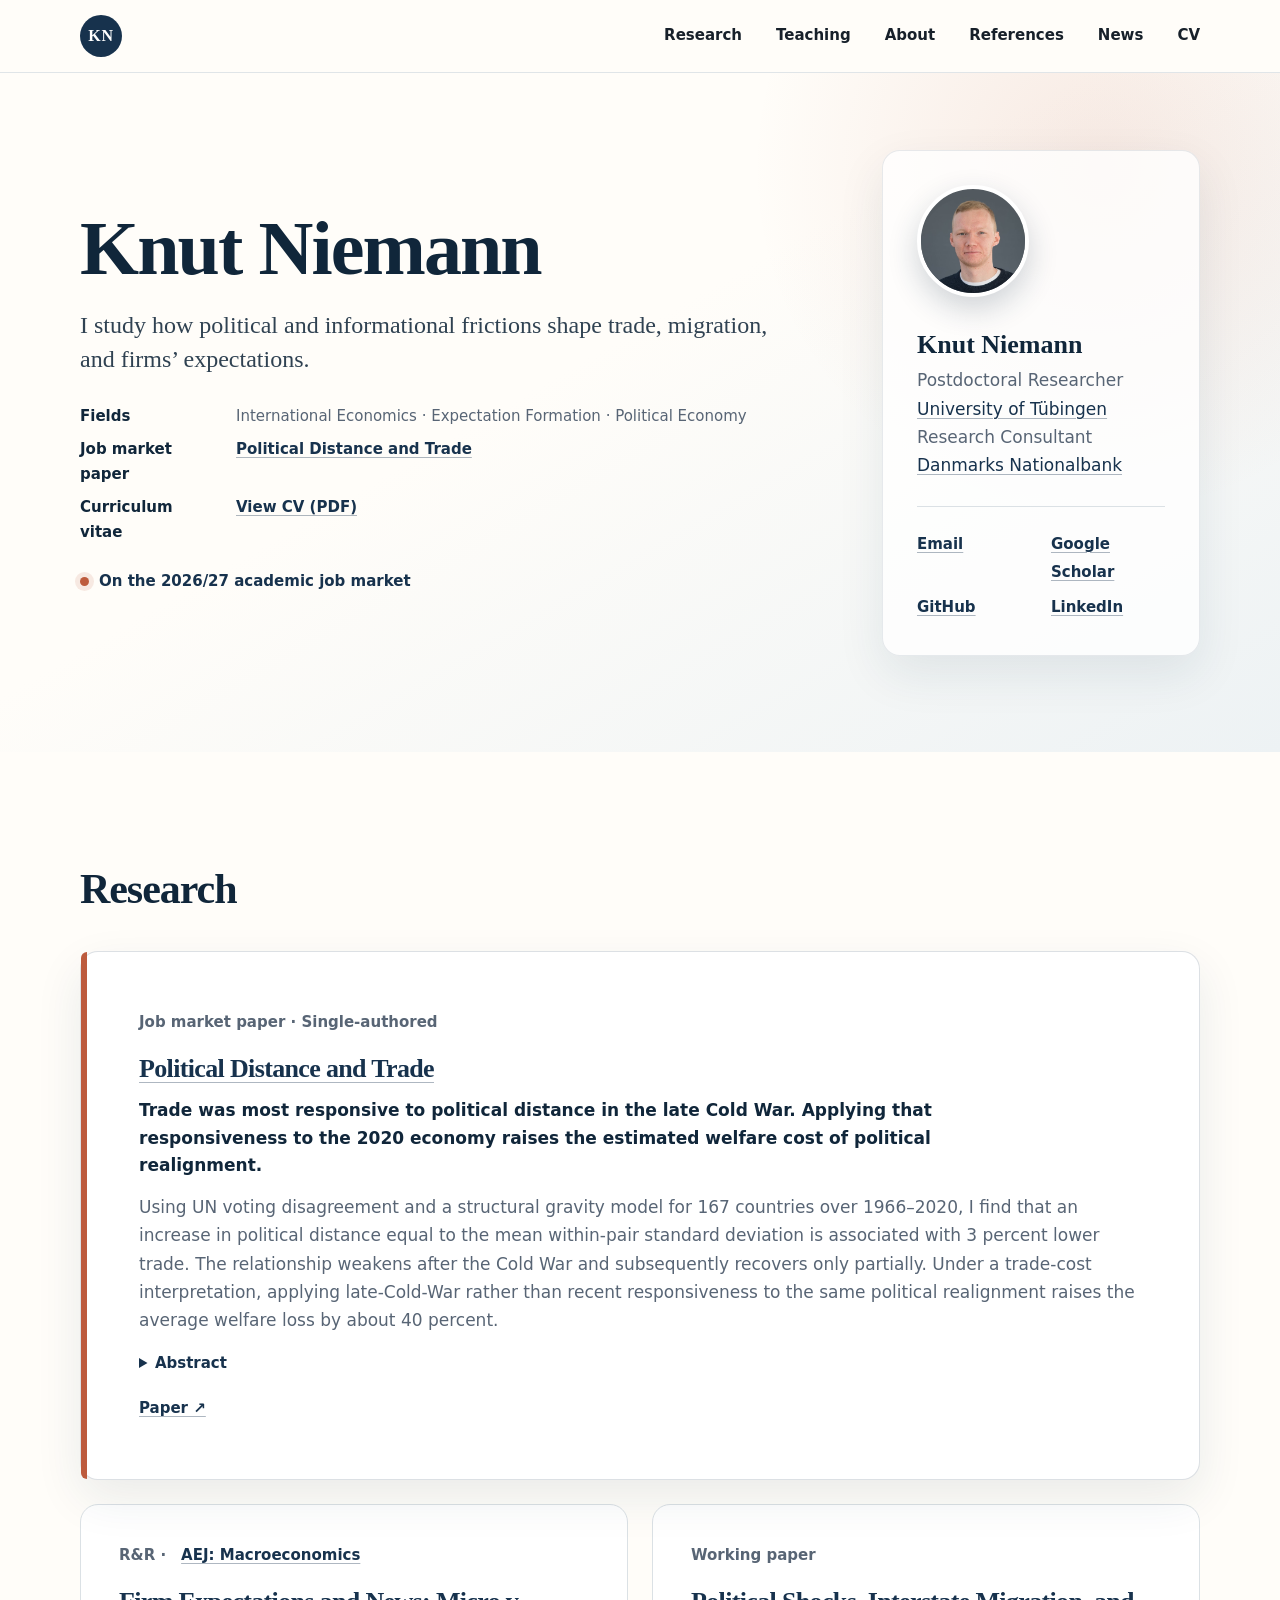
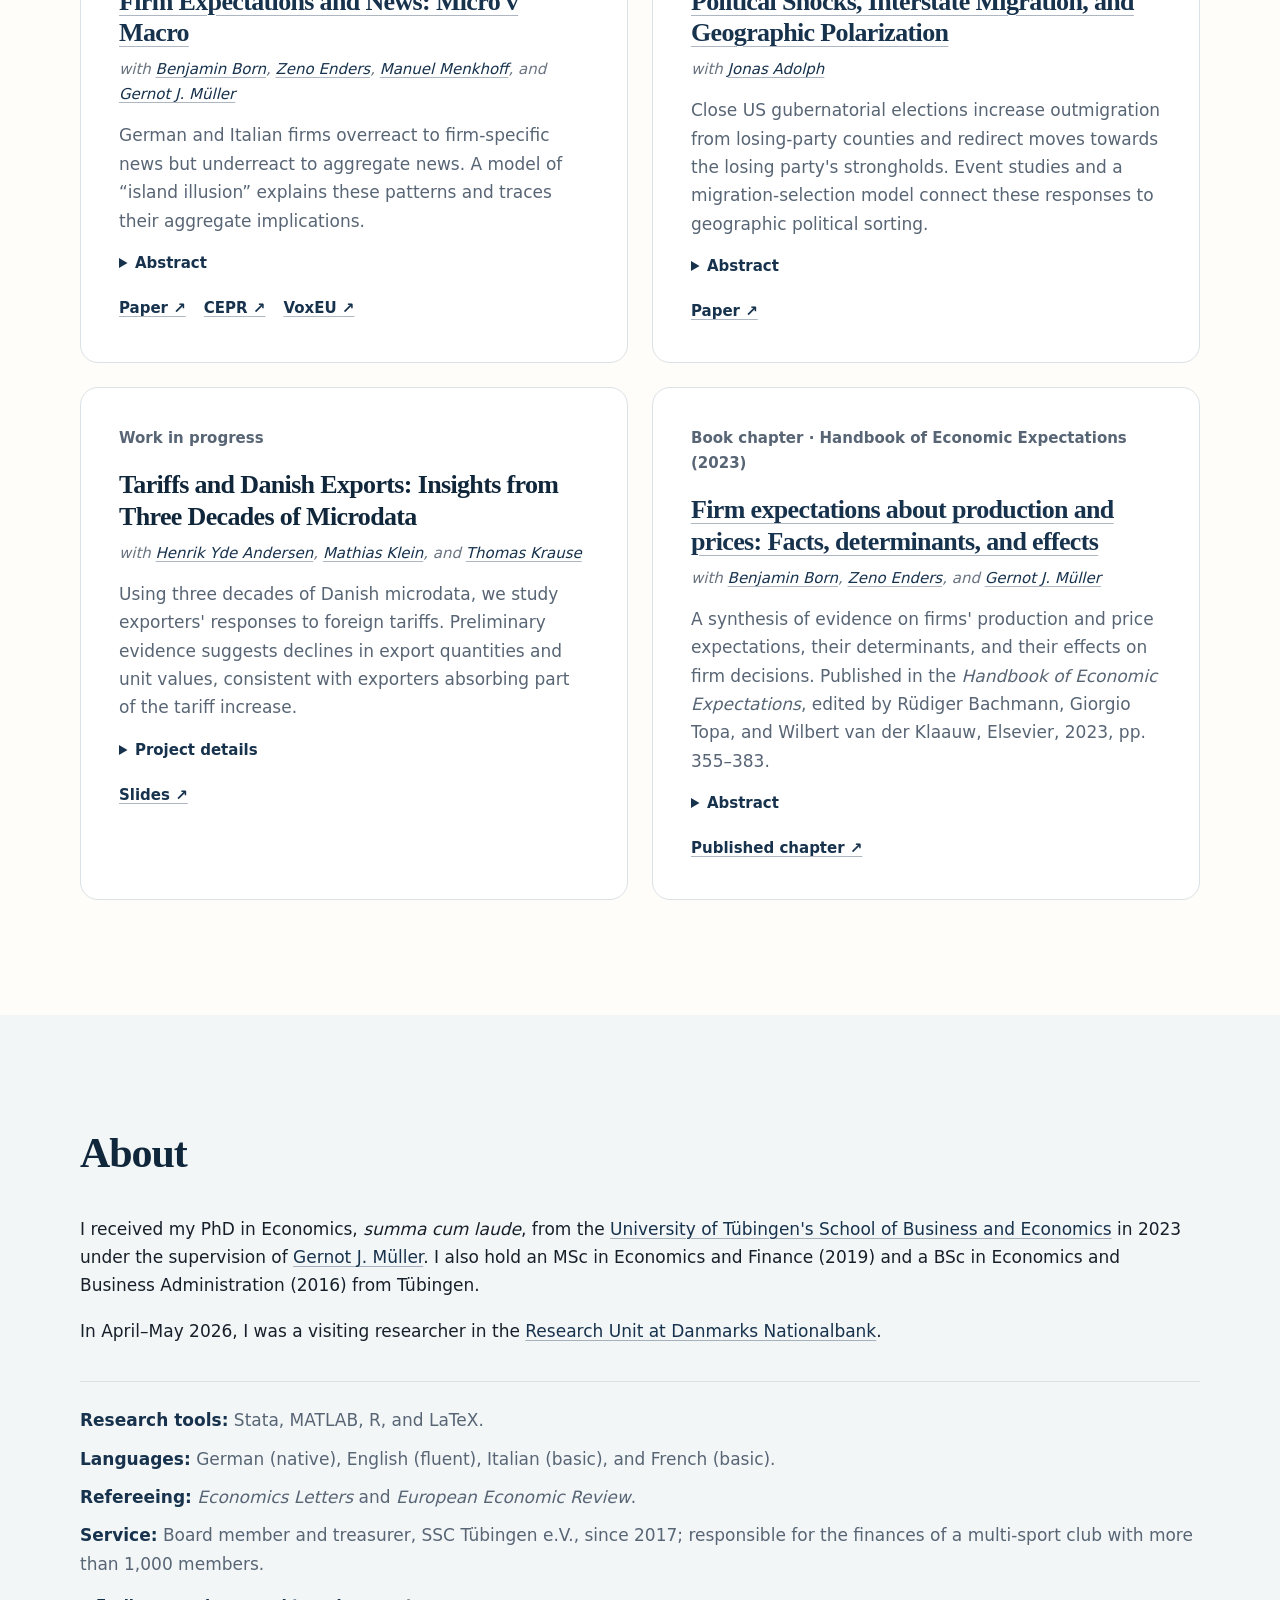
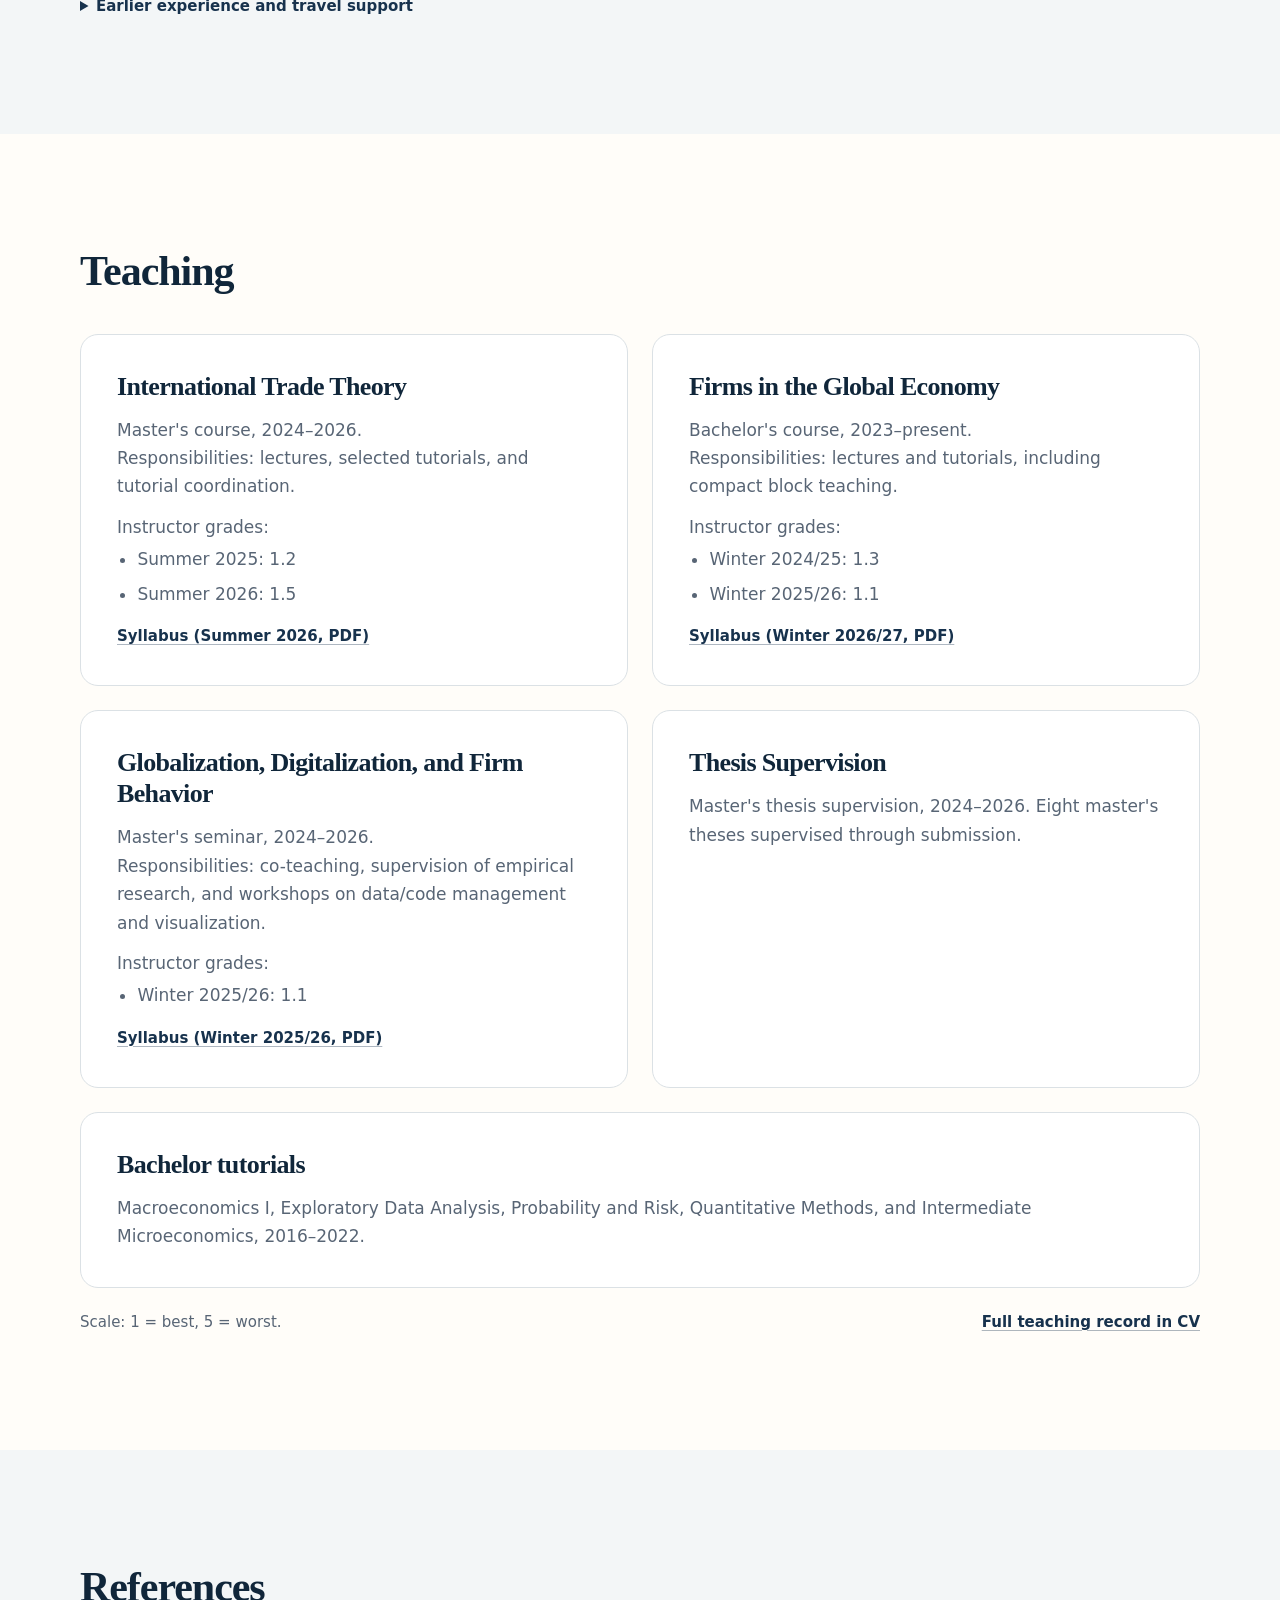
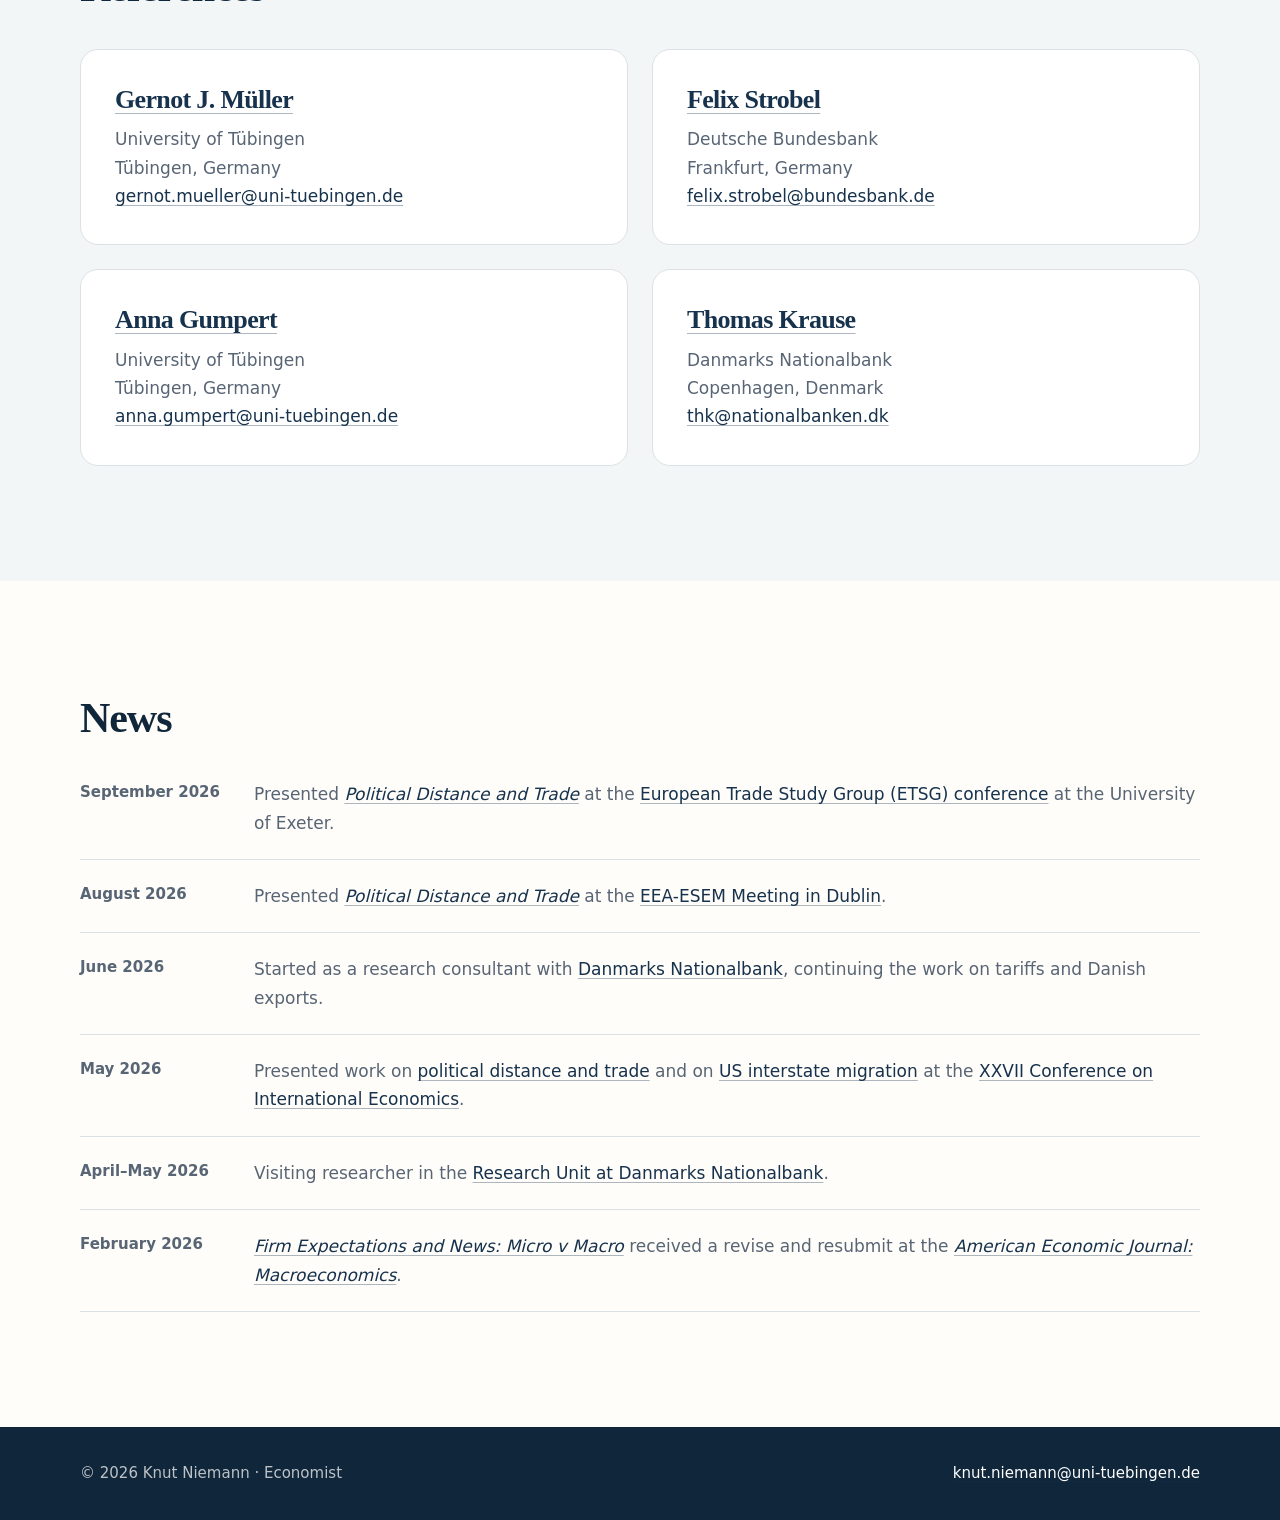
<file: index.html>
<!doctype html>
<html lang="en">
<head>
  <meta charset="utf-8">
  <meta name="viewport" content="width=device-width, initial-scale=1">
  <meta name="description" content="Knut Niemann is an economist on the 2026/27 academic job market, working on international economics, expectation formation, and political economy.">
  <meta name="author" content="Knut Niemann">
  <meta name="theme-color" content="#17324d">
  <meta property="og:title" content="Knut Niemann — Economist">
  <meta property="og:description" content="Research in international economics, expectation formation, and political economy.">
  <meta property="og:type" content="website">
  <meta property="og:url" content="https://knutniemann.github.io/">
  <meta property="og:image" content="https://knutniemann.github.io/assets/portrait.jpg">
  <link rel="canonical" href="https://knutniemann.github.io/">
  <link rel="icon" href="assets/favicon.svg" type="image/svg+xml">
  <link rel="stylesheet" href="assets/styles.css?v=20261111-3">
  <title>Knut Niemann — Economist</title>
  <script type="application/ld+json">
  {
    "@context": "https://schema.org",
    "@type": "Person",
    "name": "Knut Niemann",
    "url": "https://knutniemann.github.io/",
    "image": "https://knutniemann.github.io/assets/portrait.jpg",
    "email": "mailto:knut.niemann@uni-tuebingen.de",
    "jobTitle": ["Postdoctoral Researcher in Economics", "Research Consultant"],
    "affiliation": [
      {
        "@type": "Organization",
        "name": "International Economics and European Integration, University of Tübingen",
        "url": "https://uni-tuebingen.de/fakultaeten/wirtschafts-und-sozialwissenschaftliche-fakultaet/faecher/fachbereich-wirtschaftswissenschaft/wirtschaftswissenschaft/lehrstuehle/volkswirtschaftslehre/international-economics-and-european-integration/home/"
      },
      {
        "@type": "Organization",
        "name": "Danmarks Nationalbank",
        "url": "https://www.nationalbanken.dk/en/research"
      }
    ],
    "sameAs": [
      "https://github.com/knutniemann",
      "https://scholar.google.de/citations?hl=en&user=AN74gNwAAAAJ",
      "https://www.linkedin.com/in/knut-niemann/"
    ]
  }
  </script>
</head>
<body>
  <a class="skip-link" href="#main">Skip to content</a>
  <header class="site-header">
    <div class="shell header-inner">
      <a class="wordmark" href="#top" aria-label="Knut Niemann, home">KN</a>
      <nav aria-label="Primary navigation">
        <a href="#research">Research</a>
        <a href="#teaching">Teaching</a>
        <a class="nav-secondary" href="#about">About</a>
        <a href="#references">References</a>
        <a class="nav-secondary" href="#news">News</a>
        <a href="files/Knut_Niemann_CV.pdf">CV</a>
      </nav>
    </div>
  </header>

  <main id="main">
    <section class="hero" id="top">
      <div class="shell hero-grid">
        <div class="hero-copy">
          <h1>Knut Niemann</h1>
          <p class="lead">I study how political and informational frictions shape trade, migration, and firms’ expectations.</p>
          <dl class="hero-details">
            <div><dt>Fields</dt><dd>International Economics · Expectation Formation · Political Economy</dd></div>
            <div><dt>Job market paper</dt><dd><a href="files/Political_Distance_and_Trade.pdf">Political Distance and Trade</a></dd></div>
            <div><dt>Curriculum vitae</dt><dd><a href="files/Knut_Niemann_CV.pdf">View CV (PDF)</a></dd></div>
          </dl>
          <p class="market-note"><span aria-hidden="true"></span> On the 2026/27 academic job market</p>
        </div>
        <aside class="contact-card" aria-label="Contact details">
          <img class="profile-photo" src="assets/portrait.jpg" alt="Portrait of Knut Niemann" width="1200" height="659">
          <div>
            <p class="contact-title">Knut Niemann</p>
            <p>Postdoctoral Researcher<br><a href="https://uni-tuebingen.de/en/">University of Tübingen</a><br>Research Consultant<br><a href="https://www.nationalbanken.dk/en/research">Danmarks Nationalbank</a></p>
          </div>
          <ul class="contact-links">
            <li><a href="mailto:knut.niemann@uni-tuebingen.de">Email</a></li>
            <li><a href="https://scholar.google.de/citations?hl=en&amp;user=AN74gNwAAAAJ">Google Scholar</a></li>
            <li><a href="https://github.com/knutniemann">GitHub</a></li>
            <li><a href="https://www.linkedin.com/in/knut-niemann/">LinkedIn</a></li>
          </ul>
        </aside>
      </div>
    </section>

    <section class="section" id="research">
      <div class="shell">
        <div class="section-heading">
          <h2>Research</h2>
        </div>
        <article class="paper paper-featured">
          <div class="paper-meta">Job market paper · Single-authored</div>
          <h3><a href="files/Political_Distance_and_Trade.pdf">Political Distance and Trade</a></h3>
          <p class="paper-result">Trade was most responsive to political distance in the late Cold War. Applying that responsiveness to the 2020 economy raises the estimated welfare cost of political realignment.</p>
          <p>Using UN voting disagreement and a structural gravity model for 167 countries over 1966–2020, I find that an increase in political distance equal to the mean within-pair standard deviation is associated with 3 percent lower trade. The relationship weakens after the Cold War and subsequently recovers only partially. Under a trade-cost interpretation, applying late-Cold-War rather than recent responsiveness to the same political realignment raises the average welfare loss by about 40 percent.</p>
          <details class="paper-abstract">
            <summary>Abstract</summary>
            <p>I quantify how trade responds to political distance across geopolitical environments and what this variation implies for the welfare effects of political realignment. Using UN General Assembly voting disagreement, I estimate a structural gravity model of manufacturing trade for 167 countries over 1966–2020. A one-standard-deviation increase in political distance within a country pair is associated with 3 percent lower trade, a quarter of a regional trade agreement’s effect. Trade subsequently declines; prior declines lack robust support. The responsiveness peaked in the Cold War, was weak and insignificant during 1995–2007, and strengthened again by 2016–2020 without reaching its peak. Under a trade-cost interpretation, I assess the welfare effects of political realignment by imposing 1962 political distances in 2020. This brings some countries closer and pushes others apart. The average welfare loss is half a percent under 2016–2020 trade responsiveness, but 40 percent larger under Cold-War responsiveness.</p>
          </details>
          <div class="paper-links">
            <a href="files/Political_Distance_and_Trade.pdf">Paper</a>
          </div>
        </article>
        <div class="paper-grid">
          <article class="paper">
            <div class="paper-meta">R&amp;R · <a href="https://www.aeaweb.org/journals/mac">AEJ: Macroeconomics</a></div>
            <h3><a href="files/Firm_Expectations_and_News_Micro_v_Macro.pdf">Firm Expectations and News: Micro v Macro</a></h3>
            <p class="coauthors">with <a href="https://www.benjaminborn.de/">Benjamin Born</a>, <a href="https://www.awi.uni-heidelberg.de/de/professuren/wirtschaftspolitik/team/prof-dr-zeno-enders">Zeno Enders</a>, <a href="https://sites.google.com/view/manuelmenkhoff">Manuel Menkhoff</a>, and <a href="https://sites.google.com/site/muellergernot">Gernot J. Müller</a></p>
            <p>German and Italian firms overreact to firm-specific news but underreact to aggregate news. A model of “island illusion” explains these patterns and traces their aggregate implications.</p>
            <details class="paper-abstract">
              <summary>Abstract</summary>
              <p>To shed light on the expectation formation of firms, we use firm-level data and examine how expectations adjust to news. We classify news as either micro (firm-specific developments) or macro (information about the aggregate economy). Analyzing survey data from Italian and German firms, we consistently find that expectations overreact to micro news but underreact to macro news. Our empirical specification is based on a stylized model of ‘island illusion,’ because of which firms systematically underestimate the importance of aggregate developments for their own performance. This illusion has aggregate implications, which we derive by embedding it into the canonical noisy-information model.</p>
            </details>
            <div class="paper-links">
              <a href="files/Firm_Expectations_and_News_Micro_v_Macro.pdf">Paper</a>
              <a href="https://cepr.org/publications/dp17768">CEPR</a>
              <a href="https://cepr.org/voxeu/columns/island-illusion-how-firms-react-news">VoxEU</a>
            </div>
          </article>
          <article class="paper">
            <div class="paper-meta">Working paper</div>
            <h3><a href="files/Political_Shocks_Interstate_Migration_and_Geographic_Polarization.pdf">Political Shocks, Interstate Migration, and Geographic Polarization</a></h3>
            <p class="coauthors">with <a href="https://uni-tuebingen.de/fakultaeten/wirtschafts-und-sozialwissenschaftliche-fakultaet/faecher/fachbereich-wirtschaftswissenschaft/wirtschaftswissenschaft/lehrstuehle/volkswirtschaftslehre/international-macroeconomics-and-finance/team/">Jonas Adolph</a></p>
            <p>Close US gubernatorial elections increase outmigration from losing-party counties and redirect moves towards the losing party's strongholds. Event studies and a migration-selection model connect these responses to geographic political sorting.</p>
            <details class="paper-abstract">
              <summary>Abstract</summary>
              <p>Geographic political sorting has intensified in the United States, raising the question whether political events shape internal migration in ways that reinforce it. Combining annual county-to-county Internal Revenue Service migration flows with 45 U.S. gubernatorial elections decided by less than five percentage points between 1994 and 2014, we compare locally losing and winning counties in stacked event studies. During the first five post-election years, outmigration from losing counties rises by 3.21 percent relative to winning counties. Conditional on total departures and destination shocks, migration from losing counties shifts by 4.02 percent toward strongholds of the losing party relative to winner-party strongholds. The increase in outmigration is concentrated in races with large candidate-ideology gaps, consistent with larger political shocks moving more residents across the migration threshold. A migration-selection model rationalizes both margins, while gravity estimates showing less migration between politically distant states provide corroborating evidence. Together, the results show that political events can redirect internal migration in a direction consistent with greater geographic sorting.</p>
            </details>
            <div class="paper-links"><a href="files/Political_Shocks_Interstate_Migration_and_Geographic_Polarization.pdf">Paper</a></div>
          </article>
          <article class="paper">
            <div class="paper-meta">Work in progress</div>
            <h3>Tariffs and Danish Exports: Insights from Three Decades of Microdata</h3>
            <p class="coauthors">with <a href="https://sites.google.com/view/henrikydeandersen/home">Henrik Yde Andersen</a>, <a href="https://sites.google.com/site/mathiaswklein/home">Mathias Klein</a>, and <a href="https://sites.google.com/site/thomaskrauseresearch/">Thomas Krause</a></p>
            <p>Using three decades of Danish microdata, we study exporters' responses to foreign tariffs. Preliminary evidence suggests declines in export quantities and unit values, consistent with exporters absorbing part of the tariff increase.</p>
            <details class="paper-abstract">
              <summary>Project details</summary>
              <p>How do exporters in a small open economy respond to foreign tariff changes? We link Danish customs records, firm balance sheets, and destination-specific tariffs from 1993 to 2021. Comparing the same firm's exports of a product across destinations, we use local projections to trace adjustments in export revenues, quantities, and unit values. Preliminary results suggest that higher foreign tariffs reduce both quantities and export unit values, consistent with exporters absorbing part of the tariff increase. We also examine employment, investment, and destination diversification, with initial evidence pointing to limited domestic adjustment and possible expansion into additional markets.</p>
            </details>
            <div class="paper-links"><a href="files/Tariffs_and_Danish_Exports_Slides.pdf">Slides</a></div>
          </article>
          <article class="paper">
            <div class="paper-meta">Book chapter · Handbook of Economic Expectations (2023)</div>
            <h3><a href="https://www.sciencedirect.com/science/chapter/edited-volume/abs/pii/B9780128229279000197">Firm expectations about production and prices: Facts, determinants, and effects</a></h3>
            <p class="coauthors">with <a href="https://www.benjaminborn.de/">Benjamin Born</a>, <a href="https://www.awi.uni-heidelberg.de/de/professuren/wirtschaftspolitik/team/prof-dr-zeno-enders">Zeno Enders</a>, and <a href="https://sites.google.com/site/muellergernot">Gernot J. Müller</a></p>
            <p>A synthesis of evidence on firms' production and price expectations, their determinants, and their effects on firm decisions. Published in the <em>Handbook of Economic Expectations</em>, edited by Rüdiger Bachmann, Giorgio Topa, and Wilbert van der Klaauw, Elsevier, 2023, pp. 355–383.</p>
            <details class="paper-abstract">
              <summary>Abstract</summary>
              <p>This chapter revisits survey evidence about firm expectations, with a particular focus on firms' production and prices. We aim at synthesizing the evidence established on the basis of various firm surveys from different countries. We complement our discussion of existing work with new evidence based on the ifo Survey of German firms. This allows us, first, to put together five stylized facts regarding firm expectations and expectation errors. In addition, we present new evidence regarding the stickiness of firm expectations. Second, we use the same data set to revisit key results regarding the formation of firm expectations. Firm expectations react strongly to firm-specific developments, whereas aggregate variables are less important. Third, we summarize the evidence on how firm expectations drive firm decisions.</p>
            </details>
            <div class="paper-links"><a href="https://www.sciencedirect.com/science/chapter/edited-volume/abs/pii/B9780128229279000197">Published chapter</a></div>
          </article>
        </div>
      </div>
    </section>

    <section class="section section-tinted" id="about">
      <div class="shell">
        <div class="section-heading">
          <h2>About</h2>
        </div>
        <div>
          <div>
            <p>I received my PhD in Economics, <em>summa cum laude</em>, from the <a href="https://uni-tuebingen.de/en/faculties/faculty-of-economics-and-social-sciences/subjects/school-of-business-and-economics/school-of-business-and-economics/business-and-economics/">University of Tübingen's School of Business and Economics</a> in 2023 under the supervision of <a href="https://sites.google.com/site/muellergernot">Gernot J. Müller</a>. I also hold an MSc in Economics and Finance (2019) and a BSc in Economics and Business Administration (2016) from Tübingen.</p>
            <p>In April–May 2026, I was a visiting researcher in the <a href="https://www.nationalbanken.dk/en/research">Research Unit at Danmarks Nationalbank</a>.</p>
          </div>
        </div>
        <div class="profile-details">
          <p><strong>Research tools:</strong> Stata, MATLAB, R, and LaTeX.</p>
          <p><strong>Languages:</strong> German (native), English (fluent), Italian (basic), and French (basic).</p>
          <p><strong>Refereeing:</strong> <em>Economics Letters</em> and <em>European Economic Review</em>.</p>
          <p><strong>Service:</strong> Board member and treasurer, SSC Tübingen e.V., since 2017; responsible for the finances of a multi-sport club with more than 1,000 members.</p>
          <details class="background-details">
            <summary>Earlier experience and travel support</summary>
            <ul>
              <li>Internship, Directorate General Economics, Deutsche Bundesbank, Frankfurt, May–September 2022.</li>
              <li>Research internship, Institute for Applied Economic Research (IAW), Tübingen, March–June 2016.</li>
              <li>Visiting student, University of Massachusetts Amherst, September 2014–May 2015.</li>
              <li>Conference travel support, Friedrich-List-Stiftung, 2026, for the XXVII Conference on International Economics.</li>
            </ul>
          </details>
        </div>
      </div>
    </section>

    <section class="section" id="teaching">
      <div class="shell">
        <div class="section-heading">
          <h2>Teaching</h2>
        </div>
        <div class="teaching-grid">
          <article class="teaching-card">
            <h3>International Trade Theory</h3>
            <p>Master's course, 2024–2026.<br>Responsibilities: lectures, selected tutorials, and tutorial coordination.</p>
            <p class="evaluation-label">Instructor grades:</p>
            <ul class="evaluation-results">
              <li>Summer 2025: 1.2</li>
              <li>Summer 2026: 1.5</li>
            </ul>
            <p class="course-material"><a href="files/E421____International_Trade_Theory_ST_2026-62.pdf">Syllabus (Summer 2026, PDF)</a></p>
          </article>
          <article class="teaching-card">
            <h3>Firms in the Global Economy</h3>
            <p>Bachelor's course, 2023–present.<br>Responsibilities: lectures and tutorials, including compact block teaching.</p>
            <p class="evaluation-label">Instructor grades:</p>
            <ul class="evaluation-results">
              <li>Winter 2024/25: 1.3</li>
              <li>Winter 2025/26: 1.1</li>
            </ul>
            <p class="course-material"><a href="files/E323____Firms_in_the_Global_Economy_WT_2627-2.pdf">Syllabus (Winter 2026/27, PDF)</a></p>
          </article>
          <article class="teaching-card">
            <h3>Globalization, Digitalization, and Firm Behavior</h3>
            <p>Master's seminar, 2024–2026.<br>Responsibilities: co-teaching, supervision of empirical research, and workshops on data/code management and visualization.</p>
            <p class="evaluation-label">Instructor grades:</p>
            <ul class="evaluation-results">
              <li>Winter 2025/26: 1.1</li>
            </ul>
            <p class="course-material"><a href="files/E520_Master_Seminar_WT_2526-23.pdf">Syllabus (Winter 2025/26, PDF)</a></p>
          </article>
          <article class="teaching-card">
            <h3>Thesis Supervision</h3>
            <p>Master's thesis supervision, 2024–2026. Eight master's theses supervised through submission.</p>
          </article>
          <article class="teaching-card teaching-card-wide">
            <h3>Bachelor tutorials</h3>
            <p>Macroeconomics I, Exploratory Data Analysis, Probability and Risk, Quantitative Methods, and Intermediate Microeconomics, 2016–2022.</p>
          </article>
        </div>
        <div class="teaching-footer">
          <p>Scale: 1 = best, 5 = worst.</p>
          <a href="files/Knut_Niemann_CV.pdf">Full teaching record in CV</a>
        </div>
      </div>
    </section>

    <section class="section section-tinted" id="references">
      <div class="shell">
        <div class="section-heading">
          <h2>References</h2>
        </div>
        <div class="references-grid">
          <article class="reference-card">
            <h3><a href="https://sites.google.com/site/muellergernot">Gernot J. Müller</a></h3>
            <p>University of Tübingen<br>Tübingen, Germany<br><a href="mailto:gernot.mueller@uni-tuebingen.de">gernot.mueller@uni-tuebingen.de</a></p>
          </article>
          <article class="reference-card">
            <h3><a href="https://sites.google.com/view/felix-strobel">Felix Strobel</a></h3>
            <p>Deutsche Bundesbank<br>Frankfurt, Germany<br><a href="mailto:felix.strobel@bundesbank.de">felix.strobel@bundesbank.de</a></p>
          </article>
          <article class="reference-card">
            <h3><a href="https://annagumpert.wordpress.com/">Anna Gumpert</a></h3>
            <p>University of Tübingen<br>Tübingen, Germany<br><a href="mailto:anna.gumpert@uni-tuebingen.de">anna.gumpert@uni-tuebingen.de</a></p>
          </article>
          <article class="reference-card">
            <h3><a href="https://sites.google.com/site/thomaskrauseresearch/">Thomas Krause</a></h3>
            <p>Danmarks Nationalbank<br>Copenhagen, Denmark<br><a href="mailto:thk@nationalbanken.dk">thk@nationalbanken.dk</a></p>
          </article>
        </div>
      </div>
    </section>

    <section class="section" id="news">
      <div class="shell news-layout">
        <div class="section-heading">
          <h2>News</h2>
        </div>
        <ol class="timeline">
          <li><time datetime="2026-09">September 2026</time><p>Presented <a href="files/Political_Distance_and_Trade.pdf"><em>Political Distance and Trade</em></a> at the <a href="https://etsg.org/conferences/etsg-2026-exeter/">European Trade Study Group (ETSG) conference</a> at the University of Exeter.</p></li>
          <li><time datetime="2026-08">August 2026</time><p>Presented <a href="files/Political_Distance_and_Trade.pdf"><em>Political Distance and Trade</em></a> at the <a href="https://www.econometricsociety.org/regional-activities/schedule/2026/08/17/2026-European-Summer-Meeting-ESEM-Dublin-Ireland">EEA-ESEM Meeting in Dublin</a>.</p></li>
          <li><time datetime="2026-06">June 2026</time><p>Started as a research consultant with <a href="https://www.nationalbanken.dk/en/research">Danmarks Nationalbank</a>, continuing the work on tariffs and Danish exports.</p></li>
          <li><time datetime="2026-05">May 2026</time><p>Presented work on <a href="files/Political_Distance_and_Trade.pdf">political distance and trade</a> and on <a href="files/Political_Shocks_Interstate_Migration_and_Geographic_Polarization.pdf">US interstate migration</a> at the <a href="https://aeefi.com/en/cie/">XXVII Conference on International Economics</a>.</p></li>
          <li><time datetime="2026-04">April–May 2026</time><p>Visiting researcher in the <a href="https://www.nationalbanken.dk/en/research">Research Unit at Danmarks Nationalbank</a>.</p></li>
          <li><time datetime="2026-02">February 2026</time><p><a href="files/Firm_Expectations_and_News_Micro_v_Macro.pdf"><em>Firm Expectations and News: Micro v Macro</em></a> received a revise and resubmit at the <a href="https://www.aeaweb.org/journals/mac"><em>American Economic Journal: Macroeconomics</em></a>.</p></li>
        </ol>
      </div>
    </section>
  </main>

  <footer>
    <div class="shell footer-inner">
      <p>© 2026 Knut Niemann · Economist</p>
      <p><a href="mailto:knut.niemann@uni-tuebingen.de">knut.niemann@uni-tuebingen.de</a></p>
    </div>
  </footer>
</body>
</html>
</file>
<file: assets/styles.css>
:root {
  --ink: #17202a;
  --muted: #586575;
  --navy: #17324d;
  --navy-deep: #10263a;
  --accent: #bd5b3d;
  --accent-soft: #f5e8e1;
  --paper: #fffdf9;
  --tint: #f3f6f7;
  --line: #dbe1e5;
  --white: #ffffff;
  --shadow: 0 18px 48px rgba(23, 50, 77, 0.09);
  --radius: 18px;
  --shell: 1120px;
  --text-body: 1.0625rem;
  --text-small: 0.9375rem;
  --text-heading: clamp(1.375rem, 2.2vw, 1.625rem);
}

* { box-sizing: border-box; }
html { scroll-behavior: smooth; }
section[id] { scroll-margin-top: 92px; }
body {
  margin: 0;
  color: var(--ink);
  background: var(--paper);
  font-family: Inter, ui-sans-serif, system-ui, -apple-system, BlinkMacSystemFont, "Segoe UI", sans-serif;
  font-size: var(--text-body);
  line-height: 1.67;
  text-rendering: optimizeLegibility;
}

a {
  color: var(--navy);
  text-decoration-color: rgba(23, 50, 77, 0.35);
  text-underline-offset: 0.18em;
  text-decoration-thickness: 1px;
}
a:hover { color: var(--accent); text-decoration-color: currentColor; }
a:focus-visible { outline: 3px solid rgba(189, 91, 61, 0.4); outline-offset: 4px; border-radius: 3px; }
.shell { width: min(calc(100% - 40px), var(--shell)); margin-inline: auto; }
.skip-link {
  position: fixed;
  top: 10px;
  left: 10px;
  z-index: 100;
  padding: 10px 14px;
  color: var(--white);
  background: var(--navy);
  transform: translateY(-160%);
}
.skip-link:focus { transform: translateY(0); }
.site-header {
  position: sticky;
  top: 0;
  z-index: 10;
  border-bottom: 1px solid rgba(219, 225, 229, 0.85);
  background: rgba(255, 253, 249, 0.92);
  backdrop-filter: blur(14px);
}
.header-inner, .footer-inner { display: flex; align-items: center; justify-content: space-between; }
.header-inner { min-height: 72px; }
.wordmark {
  display: grid;
  width: 42px;
  height: 42px;
  place-items: center;
  color: var(--white);
  background: var(--navy);
  border-radius: 50%;
  font-family: Georgia, "Times New Roman", serif;
  font-size: 16px;
  font-weight: 700;
  letter-spacing: 0.04em;
  text-decoration: none;
}
.site-header nav { display: flex; gap: clamp(16px, 3vw, 34px); }
.site-header nav a { color: var(--ink); font-size: var(--text-small); font-weight: 650; text-decoration: none; }
.site-header nav a:hover { color: var(--accent); }

.hero {
  overflow: hidden;
  padding: clamp(60px, 6vw, 80px) 0 clamp(72px, 8vw, 96px);
  background: radial-gradient(circle at 86% 14%, rgba(189, 91, 61, 0.12), transparent 28%), linear-gradient(150deg, #fffdf9 44%, #edf2f4 100%);
}
.hero-grid {
  display: grid;
  grid-template-columns: minmax(0, 1.65fr) minmax(280px, 0.75fr);
  gap: clamp(44px, 8vw, 110px);
  align-items: center;
}
h1, h2, h3 {
  margin-top: 0;
  color: var(--navy-deep);
  font-family: Georgia, "Times New Roman", serif;
  font-weight: 600;
  letter-spacing: -0.025em;
}
h1 { margin-bottom: 24px; font-size: clamp(3rem, 7vw, 4.75rem); line-height: 0.95; }
h2 { margin-bottom: 28px; font-size: clamp(2rem, 4vw, 2.625rem); line-height: 1.05; }
h3 { margin-bottom: 13px; font-size: var(--text-heading); line-height: 1.2; }
.lead {
  max-width: 780px;
  margin: 0 0 24px;
  color: #304252;
  font-family: Georgia, "Times New Roman", serif;
  font-size: clamp(1.25rem, 2.2vw, 1.5rem);
  line-height: 1.42;
}
.hero-details { margin: 0 0 20px; }
.hero-details div { display: grid; grid-template-columns: 140px minmax(0, 1fr); gap: 16px; padding: 4px 0; }
.hero-details dt { color: var(--navy-deep); font-size: var(--text-small); font-weight: 800; }
.hero-details dd { margin: 0; color: var(--muted); font-size: var(--text-small); }
.hero-details a { font-weight: 700; }
.market-note { display: flex; align-items: center; gap: 10px; margin: 0; color: var(--navy); font-size: var(--text-small); font-weight: 700; }
.market-note span { width: 9px; height: 9px; background: var(--accent); border-radius: 50%; box-shadow: 0 0 0 5px rgba(189, 91, 61, 0.12); }
.contact-card {
  position: relative;
  padding: 34px;
  border: 1px solid rgba(23, 50, 77, 0.1);
  background: rgba(255, 255, 255, 0.78);
  border-radius: var(--radius);
  box-shadow: var(--shadow);
}
.profile-photo {
  display: block;
  width: 112px;
  height: 112px;
  margin-bottom: 26px;
  padding-top: 7px;
  border: 4px solid var(--white);
  background: #52595f;
  border-radius: 50%;
  object-fit: cover;
  object-position: 86% center;
  box-shadow: 0 12px 30px rgba(23, 50, 77, 0.2);
}
.contact-card p { margin: 0; color: var(--muted); }
.contact-title { color: var(--navy-deep) !important; font-family: Georgia, "Times New Roman", serif; font-size: var(--text-heading); font-weight: 700; }
.contact-links {
  display: grid;
  grid-template-columns: 1fr 1fr;
  gap: 7px 20px;
  margin: 26px 0 0;
  padding: 22px 0 0;
  border-top: 1px solid var(--line);
  list-style: none;
}
.contact-links a { font-size: var(--text-small); font-weight: 700; }

.section { padding: clamp(76px, 9vw, 116px) 0; }
.section-heading { margin-bottom: 40px; }
.section-heading h2 { margin-bottom: 0; }
.paper { padding: clamp(25px, 3.2vw, 38px); border: 1px solid var(--line); background: var(--white); border-radius: var(--radius); }
.paper-featured {
  position: relative;
  margin-bottom: 24px;
  padding: clamp(32px, 5vw, 58px);
  border-color: rgba(23, 50, 77, 0.15);
  box-shadow: var(--shadow);
}
.paper-featured::before { position: absolute; top: 0; bottom: 0; left: 0; width: 6px; background: var(--accent); border-radius: var(--radius) 0 0 var(--radius); content: ""; }
.paper-meta { display: flex; flex-wrap: wrap; gap: 10px 15px; align-items: center; margin-bottom: 18px; color: var(--muted); font-size: var(--text-small); font-weight: 700; }
.paper p { margin: 0 0 14px; color: var(--muted); }
.paper .paper-result { max-width: 900px; color: var(--navy-deep); font-size: inherit; font-weight: 600; line-height: 1.6; }
.paper .coauthors { margin-top: -4px; color: #6a7480; font-size: var(--text-small); font-style: italic; }
.paper-abstract { margin-top: 16px; }
summary { color: var(--navy); cursor: pointer; font-size: var(--text-small); font-weight: 700; }
summary:focus-visible { outline: 3px solid rgba(189, 91, 61, 0.4); outline-offset: 4px; border-radius: 3px; }
.paper-abstract[open] summary { margin-bottom: 12px; }
.paper-abstract p { font-size: inherit; }
.paper-links { display: flex; flex-wrap: wrap; gap: 18px; margin-top: 20px; }
.paper-links a { font-size: var(--text-small); font-weight: 800; }
.paper-links a::after { content: " ↗"; }
.paper-grid { display: grid; grid-template-columns: repeat(2, minmax(0, 1fr)); gap: 24px; }

.section-tinted { background: var(--tint); }
.about-grid { display: grid; grid-template-columns: minmax(0, 1.15fr) minmax(320px, 0.85fr); gap: clamp(48px, 9vw, 120px); align-items: start; }
.about-grid p { max-width: 680px; color: var(--muted); font-size: inherit; }
.facts { margin: 0; }
.facts div { display: grid; grid-template-columns: 105px minmax(0, 1fr); gap: 20px; padding: 21px 0; border-bottom: 1px solid var(--line); }
.facts div:first-child { padding-top: 0; }
.facts dt { color: var(--navy); font-size: var(--text-small); font-weight: 800; letter-spacing: 0.08em; text-transform: uppercase; }
.facts dd { margin: 0; color: var(--muted); }
.profile-details { margin-top: 36px; padding-top: 24px; border-top: 1px solid var(--line); color: var(--muted); }
.profile-details p { margin: 0 0 10px; }
.profile-details strong { color: var(--navy); }
.background-details { margin-top: 16px; }
.background-details ul { margin: 12px 0 0; padding-left: 1.2em; }
.background-details li + li { margin-top: 8px; }

.teaching-grid { display: grid; grid-template-columns: repeat(2, minmax(0, 1fr)); gap: 24px; }
.teaching-card { display: flex; flex-direction: column; padding: clamp(25px, 3.2vw, 36px); border: 1px solid var(--line); background: var(--white); border-radius: var(--radius); }
.teaching-card h3 { margin-bottom: 14px; font-size: var(--text-heading); }
.teaching-card p { margin: 0; color: var(--muted); }
.teaching-card .evaluation-label { margin-top: 12px; }
.teaching-card .course-material { margin-top: auto; padding-top: 16px; font-size: var(--text-small); }
.course-material a { font-weight: 700; }
.evaluation-results { margin: 4px 0 0; padding-left: 1.2em; color: var(--muted); }
.evaluation-results li + li { margin-top: 6px; }
.evaluation-context { display: block; font-size: var(--text-small); }
.teaching-card-wide { grid-column: 1 / -1; }
.teaching-footer { display: flex; align-items: center; justify-content: space-between; gap: 24px; margin-top: 22px; color: var(--muted); font-size: var(--text-small); }
.teaching-footer p { margin: 0; }
.teaching-footer a { font-weight: 800; }

.references-grid { display: grid; grid-template-columns: repeat(2, minmax(0, 1fr)); gap: 24px; }
.reference-card { padding: clamp(25px, 3vw, 34px); border: 1px solid var(--line); background: var(--white); border-radius: var(--radius); }
.reference-card h3 { margin-bottom: 10px; font-size: var(--text-heading); }
.reference-card p { margin: 0; color: var(--muted); }
.reference-card a { overflow-wrap: anywhere; }

.news-layout { display: block; }
.timeline { margin: 0; padding: 0; list-style: none; }
.timeline li { display: grid; grid-template-columns: 150px 1fr; gap: 24px; padding: 22px 0; border-bottom: 1px solid var(--line); }
.timeline li:first-child { padding-top: 0; }
.timeline time { color: var(--muted); font-size: var(--text-small); font-weight: 800; }
.timeline p { margin: 0; color: var(--muted); }

footer { padding: 34px 0; color: rgba(255, 255, 255, 0.72); background: var(--navy-deep); font-size: var(--text-small); }
footer p { margin: 0; }
footer a { color: var(--white); }

@media (max-width: 820px) {
  .hero-grid, .about-grid { grid-template-columns: 1fr; }
  .hero-grid { gap: 55px; }
  .contact-card { max-width: 480px; }
  .profile-photo { margin-inline: auto; }
  .paper-grid, .teaching-grid, .references-grid { grid-template-columns: 1fr; }
}

@media (max-width: 600px) {
  .shell { width: min(calc(100% - 28px), var(--shell)); }
  .header-inner { min-height: 64px; gap: 12px; }
  .site-header nav { flex-wrap: wrap; justify-content: flex-end; gap: 8px 12px; }
  .site-header nav .nav-secondary { display: none; }
  h1 { font-size: clamp(3rem, 14vw, 4rem); }
  .contact-links { grid-template-columns: 1fr; }
  .hero-details div { grid-template-columns: 1fr; gap: 0; }
  .facts div, .timeline li { grid-template-columns: 1fr; gap: 5px; }
  .teaching-footer, .footer-inner { align-items: flex-start; flex-direction: column; gap: 4px; }
}

@media (prefers-reduced-motion: reduce) {
  html { scroll-behavior: auto; }
  *, *::before, *::after { scroll-behavior: auto !important; transition-duration: 0.01ms !important; }
}

@media print {
  .site-header, footer { display: none; }
  body { background: #fff; font-size: 11pt; }
  .hero, .section { padding: 24px 0; background: #fff; }
  .paper, .teaching-card, .contact-card { break-inside: avoid; box-shadow: none; }
}
</file>
